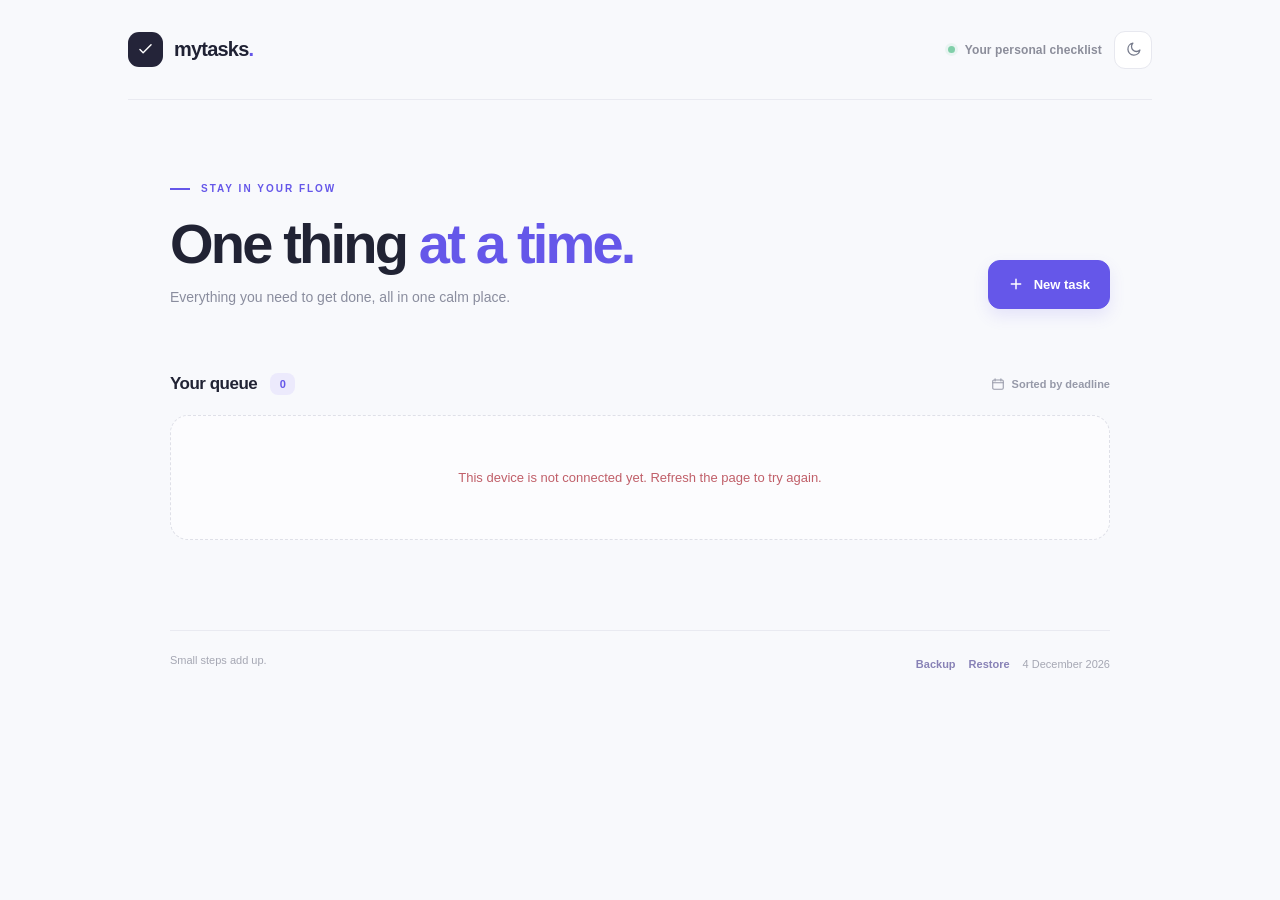
<file: index.html>
<!doctype html>
<html lang="en">
<head>
  <meta charset="utf-8">
  <meta name="viewport" content="width=device-width, initial-scale=1">
  <meta name="theme-color" content="#f8f9fc">

  <title>My Tasks — Task Checklist</title>

  <link
    rel="stylesheet"
    href="./static/style.css"
  >

  <script
    defer
    src="./static/app.js"
  ></script>
</head>

<body>

  <!-- SVG ICON LIBRARY -->
  <svg
    class="icon-library"
    xmlns="http://www.w3.org/2000/svg"
    aria-hidden="true"
  >

    <symbol
      id="i-plus"
      viewBox="0 0 24 24"
    >
      <path d="M12 5v14M5 12h14"/>
    </symbol>

    <symbol
      id="i-check"
      viewBox="0 0 24 24"
    >
      <path d="m5 12 4 4L19 6"/>
    </symbol>

    <symbol
      id="i-close"
      viewBox="0 0 24 24"
    >
      <path d="M18 6 6 18M6 6l12 12"/>
    </symbol>

    <symbol
      id="i-pencil"
      viewBox="0 0 24 24"
    >
      <path
        d="m15 5 4 4M4 20l4.5-1
        10.7-10.7a2.1 2.1 0 0 0-3-3
        L5.5 16 4 20Z"
      />
    </symbol>

    <symbol
      id="i-trash"
      viewBox="0 0 24 24"
    >
      <path
        d="M4 7h16M9 7V4h6v3
        M7 7l1 13h8l1-13
        M10 11v5M14 11v5"
      />
    </symbol>

    <symbol
      id="i-calendar"
      viewBox="0 0 24 24"
    >
      <rect
        x="3"
        y="5"
        width="18"
        height="16"
        rx="2"
      />
      <path d="M7 3v4m10-4v4M3 10h18"/>
    </symbol>

    <symbol
      id="i-spark"
      viewBox="0 0 24 24"
    >
      <path
        d="m12 2 1.8 6.2L20 10
        l-6.2 1.8L12 18
        l-1.8-6.2L4 10
        l6.2-1.8L12 2Z
        M19 17v5m-2.5-2.5h5"
      />
    </symbol>

    <symbol
      id="i-arrow"
      viewBox="0 0 24 24"
    >
      <path d="M5 12h14m-6-6 6 6-6 6"/>
    </symbol>

    <symbol
      id="i-sun"
      viewBox="0 0 24 24"
    >
      <circle
        cx="12"
        cy="12"
        r="4"
      />
      <path
        d="M12 2v2
        M12 20v2
        M4.93 4.93l1.41 1.41
        M17.66 17.66l1.41 1.41
        M2 12h2
        M20 12h2
        M4.93 19.07l1.41-1.41
        M17.66 6.34l1.41-1.41"
      />
    </symbol>

    <symbol
      id="i-moon"
      viewBox="0 0 24 24"
    >
      <path
        d="M21 12.8
        A8.5 8.5 0 1 1 11.2 3
        a6.7 6.7 0 0 0 9.8 9.8Z"
      />
    </symbol>

  </svg>


  <div class="page-shell">

    <!-- TOP BAR -->
    <header class="topbar">

      <a
        class="brand"
        href="./"
        aria-label="My Tasks home"
      >

        <span class="brand-mark">
          <svg class="icon">
            <use href="#i-check"></use>
          </svg>
        </span>

        <span>
          mytasks<span class="brand-dot">.</span>
        </span>

      </a>


      <div class="topbar-actions">

        <span class="topbar-right">
          <span class="status-dot"></span>
          Your personal checklist
        </span>


        <!-- DARK MODE BUTTON -->
        <button
          id="theme-toggle"
          class="theme-toggle"
          type="button"
          aria-label="Switch to dark mode"
          aria-pressed="false"
          title="Switch to dark mode"
        >

          <svg
            class="icon theme-icon theme-icon-moon"
          >
            <use href="#i-moon"></use>
          </svg>

          <svg
            class="icon theme-icon theme-icon-sun"
          >
            <use href="#i-sun"></use>
          </svg>

        </button>

      </div>

    </header>


    <main class="content">

      <!-- HERO -->
      <div class="intro">

        <div class="eyebrow">
          <span class="eyebrow-line"></span>
          STAY IN YOUR FLOW
        </div>


        <div class="hero-row">

          <div>

            <h1>
              One thing
              <span>at a time.</span>
            </h1>

            <p>
              Everything you need to get done,
              all in one calm place.
            </p>

          </div>


          <button
            class="primary-button add-desktop"
            id="open-add"
            type="button"
          >

            <svg class="icon">
              <use href="#i-plus"></use>
            </svg>

            New task

          </button>

        </div>

      </div>


      <!-- TASK LIST -->
      <section
        class="task-section"
        aria-labelledby="queue-title"
      >

        <div class="section-header">

          <div class="section-heading">

            <h2 id="queue-title">
              Your queue
            </h2>

            <span
              id="pending-count"
              class="count-pill"
              aria-live="polite"
            >
              0
            </span>

          </div>


          <span class="sort-label">

            <svg class="icon">
              <use href="#i-calendar"></use>
            </svg>

            Sorted by deadline

          </span>

        </div>


        <div
          id="task-list"
          class="task-list"
          aria-live="polite"
          aria-busy="true"
        >

          <div class="loading-state">
            Loading your tasks…
          </div>

        </div>

      </section>


      <!-- FOOTER -->
      <footer class="page-footer">

        <span>
          Small steps add up.
        </span>


        <div class="backup-tools">

          <button
            type="button"
            id="export-tasks"
            class="text-button"
            title="Download a backup of your pending tasks"
          >
            Backup
          </button>


          <button
            type="button"
            id="import-tasks"
            class="text-button"
            title="Restore from a backup file"
          >
            Restore
          </button>


          <input
            id="import-file"
            type="file"
            accept="application/json,.json"
            hidden
            aria-label="Choose a backup JSON file"
          >


          <span id="today-label"></span>

        </div>

      </footer>

    </main>


    <!-- MOBILE ADD BUTTON -->
    <button
      id="mobile-add"
      class="mobile-add primary-button"
      type="button"
    >

      <svg class="icon">
        <use href="#i-plus"></use>
      </svg>

      New task

    </button>

  </div>


  <!-- ADD / EDIT TASK DIALOG -->
  <dialog
    id="task-dialog"
    class="task-dialog"
    aria-labelledby="dialog-title"
  >

    <form
      id="task-form"
      class="dialog-content"
      autocomplete="off"
    >

      <div class="dialog-header">

        <div>

          <span class="eyebrow dialog-eyebrow">
            YOUR NEXT STEP
          </span>

          <h2 id="dialog-title">
            Create a task
          </h2>

        </div>


        <button
          id="close-dialog"
          class="icon-button"
          type="button"
          aria-label="Close"
        >

          <svg class="icon">
            <use href="#i-close"></use>
          </svg>

        </button>

      </div>


      <div class="form-grid">

        <!-- TASK NAME -->
        <label class="form-field full">

          <span>
            Task name
            <span class="required">*</span>
          </span>

          <input
            id="task-title"
            name="title"
            type="text"
            maxlength="140"
            required
            placeholder="e.g. Assignment 2"
          >

        </label>


        <!-- SUBJECT -->
        <label class="form-field full">

          <span>
            Subject
            <span class="required">*</span>
          </span>

          <select
            id="task-subject"
            name="subject_code"
            required
          >

            <option
              value=""
              disabled
              selected
            >
              Choose a subject
            </option>

            <option value="CCSB3133">
              Critical Infrastructure Security (CCSB3133)
            </option>

            <option value="CCSB4122">
              Information Security Management (CCSB4122)
            </option>

            <option value="CCSB5213">
              Malware Analysis (CCSB5213)
            </option>

            <option value="CCSB5223">
              Computer Forensics (CCSB5223)
            </option>

            <option value="CEG3433">
              Project 1 (CEG3433)
            </option>

            <option value="CSNB4133">
              Artificial Intelligence (CSNB4133)
            </option>

            <option value="CSNB4423">
              Parallel Computing (CSNB4423)
            </option>

            <option value="GENERAL">
              General / Personal
            </option>

          </select>

        </label>


        <!-- TYPE -->
        <label class="form-field">

          <span>
            Type
            <span class="required">*</span>
          </span>

          <select
            id="task-type"
            name="task_type"
            required
          >

            <option value="Assignment">
              Assignment
            </option>

            <option value="Quiz">
              Quiz
            </option>

            <option value="Midterm">
              Midterm
            </option>

            <option value="Final Exam">
              Final Exam
            </option>

            <option value="Project">
              Project
            </option>

            <option value="Other">
              Other
            </option>

          </select>

        </label>


        <!-- DUE DATE -->
        <label class="form-field">

          <span>
            Due date
            <span class="required">*</span>
          </span>

          <input
            id="task-date"
            name="due_date"
            type="date"
            required
          >

        </label>


        <!-- DUE TIME -->
        <label class="form-field full">

          <span>
            Due time

            <span class="optional">
              optional, defaults to 11:59 PM
            </span>
          </span>

          <input
            id="task-time"
            name="due_time"
            type="time"
          >

        </label>


        <!-- NOTES -->
        <label class="form-field full">

          <span>
            Notes
            <span class="optional">
              optional
            </span>
          </span>

          <textarea
            id="task-notes"
            name="notes"
            rows="3"
            maxlength="1500"
            placeholder="Anything you'd like to remember…"
          ></textarea>

        </label>

      </div>


      <div
        id="form-error"
        class="form-error"
        role="alert"
        hidden
      ></div>


      <div class="dialog-actions">

        <button
          id="cancel-dialog"
          class="secondary-button"
          type="button"
        >
          Cancel
        </button>


        <button
          id="save-task"
          class="primary-button"
          type="submit"
        >

          Save task

          <svg class="icon">
            <use href="#i-arrow"></use>
          </svg>

        </button>

      </div>

    </form>

  </dialog>


  <!-- TOAST -->
  <div
    id="toast"
    class="toast"
    role="status"
    aria-live="polite"
    hidden
  >

    <span id="toast-message"></span>


    <button
      id="toast-undo"
      type="button"
      hidden
    >
      Undo
    </button>


    <button
      id="toast-close"
      class="toast-close"
      type="button"
      aria-label="Dismiss"
    >

      <svg class="icon">
        <use href="#i-close"></use>
      </svg>

    </button>

  </div>

</body>
</html>
</file>
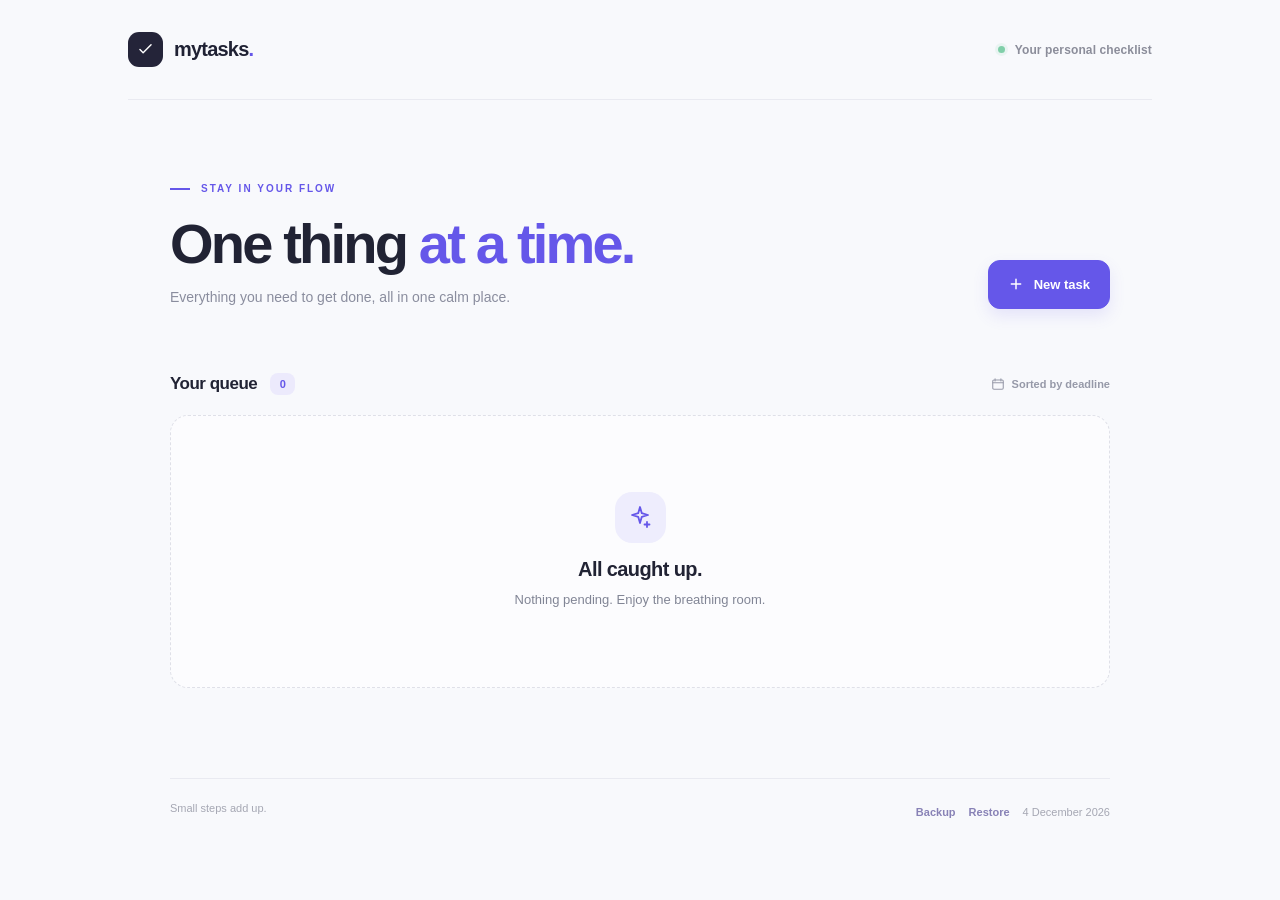
<file: Task_CheckList_GitHub_Pages/index.html>
<!doctype html>
<html lang="en">
<head>
  <meta charset="utf-8">
  <meta name="viewport" content="width=device-width, initial-scale=1">
  <meta name="theme-color" content="#f8f9fc">
  <title>My Tasks — Task Checklist</title>
  <link rel="stylesheet" href="./static/style.css">
  <script defer src="./static/app.js"></script>
</head>
<body>
  <svg class="icon-library" xmlns="http://www.w3.org/2000/svg" aria-hidden="true">
    <symbol id="i-plus" viewBox="0 0 24 24"><path d="M12 5v14M5 12h14"/></symbol>
    <symbol id="i-check" viewBox="0 0 24 24"><path d="m5 12 4 4L19 6"/></symbol>
    <symbol id="i-close" viewBox="0 0 24 24"><path d="M18 6 6 18M6 6l12 12"/></symbol>
    <symbol id="i-pencil" viewBox="0 0 24 24"><path d="m15 5 4 4M4 20l4.5-1 10.7-10.7a2.1 2.1 0 0 0-3-3L5.5 16 4 20Z"/></symbol>
    <symbol id="i-trash" viewBox="0 0 24 24"><path d="M4 7h16M9 7V4h6v3M7 7l1 13h8l1-13M10 11v5M14 11v5"/></symbol>
    <symbol id="i-calendar" viewBox="0 0 24 24"><rect x="3" y="5" width="18" height="16" rx="2"/><path d="M7 3v4m10-4v4M3 10h18"/></symbol>
    <symbol id="i-spark" viewBox="0 0 24 24"><path d="m12 2 1.8 6.2L20 10l-6.2 1.8L12 18l-1.8-6.2L4 10l6.2-1.8L12 2ZM19 17v5m-2.5-2.5h5"/></symbol>
    <symbol id="i-arrow" viewBox="0 0 24 24"><path d="M5 12h14m-6-6 6 6-6 6"/></symbol>
  </svg>

  <div class="page-shell">
    <header class="topbar">
      <a class="brand" href="./" aria-label="My Tasks home">
        <span class="brand-mark"><svg class="icon"><use href="#i-check"></use></svg></span>
        <span>mytasks<span class="brand-dot">.</span></span>
      </a>
      <span class="topbar-right"><span class="status-dot"></span> Your personal checklist</span>
    </header>

    <main class="content">
      <div class="intro"><div class="eyebrow"><span class="eyebrow-line"></span> STAY IN YOUR FLOW</div>
        <div class="hero-row">
          <div><h1>One thing <span>at a time.</span></h1><p>Everything you need to get done, all in one calm place.</p></div>
          <button class="primary-button add-desktop" id="open-add" type="button"><svg class="icon"><use href="#i-plus"></use></svg> New task</button>
        </div>
      </div>

      <section class="task-section" aria-labelledby="queue-title">
        <div class="section-header">
          <div class="section-heading"><h2 id="queue-title">Your queue</h2><span id="pending-count" class="count-pill" aria-live="polite">0</span></div>
          <span class="sort-label"><svg class="icon"><use href="#i-calendar"></use></svg> Sorted by deadline</span>
        </div>
        <div id="task-list" class="task-list" aria-live="polite" aria-busy="true">
          <div class="loading-state">Loading your tasks…</div>
        </div>
      </section>

      <footer class="page-footer"><span>Small steps add up.</span><div class="backup-tools"><button type="button" id="export-tasks" class="text-button" title="Download a backup of your pending tasks">Backup</button><button type="button" id="import-tasks" class="text-button" title="Restore from a backup file">Restore</button><input id="import-file" type="file" accept="application/json,.json" hidden aria-label="Choose a backup JSON file"><span id="today-label"></span></div></footer>
    </main>
    <button id="mobile-add" class="mobile-add primary-button" type="button"><svg class="icon"><use href="#i-plus"></use></svg> New task</button>
  </div>

  <dialog id="task-dialog" class="task-dialog" aria-labelledby="dialog-title">
    <form id="task-form" class="dialog-content" autocomplete="off">
      <div class="dialog-header"><div><span class="eyebrow dialog-eyebrow">YOUR NEXT STEP</span><h2 id="dialog-title">Create a task</h2></div><button id="close-dialog" class="icon-button" type="button" aria-label="Close"><svg class="icon"><use href="#i-close"></use></svg></button></div>
      <div class="form-grid">
        <label class="form-field full"><span>Task name <span class="required">*</span></span><input id="task-title" name="title" type="text" maxlength="140" required placeholder="e.g. Assignment 2"></label>
        <label class="form-field full"><span>Subject <span class="required">*</span></span><select id="task-subject" name="subject_code" required><option value="" disabled selected>Choose a subject</option><option value="CCSB3133">Critical Infrastructure Security (CCSB3133)</option>
          <option value="CCSB4122">Information Security Management (CCSB4122)</option>
          <option value="CCSB5213">Malware Analysis (CCSB5213)</option>
          <option value="CCSB5223">Computer Forensics (CCSB5223)</option>
          <option value="CEG3433">Project 1 (CEG3433)</option>
          <option value="CSNB4133">Artificial Intelligence (CSNB4133)</option>
          <option value="CSNB4423">Parallel Computing (CSNB4423)</option>
          <option value="GENERAL">General / Personal</option></select></label>
        <label class="form-field"><span>Type <span class="required">*</span></span><select id="task-type" name="task_type" required><option value="Assignment">Assignment</option>
          <option value="Quiz">Quiz</option>
          <option value="Midterm">Midterm</option>
          <option value="Final Exam">Final Exam</option>
          <option value="Project">Project</option>
          <option value="Other">Other</option></select></label>
        <label class="form-field"><span>Due date <span class="required">*</span></span><input id="task-date" name="due_date" type="date" required></label>
        <label class="form-field full"><span>Due time <span class="optional">optional, defaults to 11:59 PM</span></span><input id="task-time" name="due_time" type="time"></label>
        <label class="form-field full"><span>Notes <span class="optional">optional</span></span><textarea id="task-notes" name="notes" rows="3" maxlength="1500" placeholder="Anything you'd like to remember…"></textarea></label>
      </div>
      <div id="form-error" class="form-error" role="alert" hidden></div>
      <div class="dialog-actions"><button id="cancel-dialog" class="secondary-button" type="button">Cancel</button><button id="save-task" class="primary-button" type="submit">Save task <svg class="icon"><use href="#i-arrow"></use></svg></button></div>
    </form>
  </dialog>
  <div id="toast" class="toast" role="status" aria-live="polite" hidden><span id="toast-message"></span><button id="toast-undo" type="button" hidden>Undo</button><button id="toast-close" class="toast-close" type="button" aria-label="Dismiss"><svg class="icon"><use href="#i-close"></use></svg></button></div>
</body>
</html>
</file>
<file: static/style.css>
:root {
  color-scheme: light;

  --canvas: #f8f9fc;
  --ink: #212334;
  --muted: #818595;
  --line: #e9eaf1;

  --accent: #6557e9;
  --accent-hover: #5244d1;

  --surface: #ffffff;

  --shadow:
    0 13px 40px
    rgba(32, 33, 67, .055);
}


/* =====================================================
   BASIC
   ===================================================== */

* {
  box-sizing: border-box;
}

html {
  min-height: 100%;
  color-scheme: light;
}

body {
  margin: 0;
  min-height: 100vh;

  background:
    var(--canvas);

  color:
    var(--ink);

  font-family:
    Inter,
    ui-sans-serif,
    -apple-system,
    BlinkMacSystemFont,
    "Segoe UI",
    sans-serif;

  -webkit-font-smoothing:
    antialiased;

  transition:
    background-color .18s ease,
    color .18s ease;
}


button,
input,
select,
textarea {
  font: inherit;
}


button {
  cursor: pointer;
}


button:disabled {
  cursor: wait;
  opacity: .58;
}


button:focus-visible,
input:focus-visible,
select:focus-visible,
textarea:focus-visible,
a:focus-visible {
  outline:
    3px solid
    rgba(101, 87, 233, .3);

  outline-offset:
    3px;
}


/* =====================================================
   ICONS
   ===================================================== */

.icon-library {
  position: absolute;

  width: 0;
  height: 0;

  overflow: hidden;
}


.icon {
  width: 19px;
  height: 19px;

  fill: none;

  stroke:
    currentColor;

  stroke-linecap:
    round;

  stroke-linejoin:
    round;

  stroke-width:
    1.8;

  flex-shrink: 0;
}


/* =====================================================
   LAYOUT
   ===================================================== */

.page-shell {
  max-width: 1120px;

  margin:
    0 auto;

  padding:
    0 48px;
}


.content {
  max-width: 940px;

  margin:
    auto;
}


/* =====================================================
   TOP BAR
   ===================================================== */

.topbar {
  height: 100px;

  display: flex;

  align-items:
    center;

  justify-content:
    space-between;

  border-bottom:
    1px solid
    var(--line);

  transition:
    border-color .18s ease;
}


.brand {
  display:
    inline-flex;

  align-items:
    center;

  gap: 11px;

  color:
    #202234;

  font-size:
    20px;

  font-weight:
    780;

  letter-spacing:
    -.8px;

  text-decoration:
    none;
}


.brand-mark {
  width: 35px;
  height: 35px;

  border-radius:
    11px;

  background:
    #242439;

  display:
    grid;

  place-items:
    center;

  color:
    white;
}


.brand-mark .icon {
  width:
    19px;
}


.brand-dot {
  color:
    var(--accent);
}


.topbar-actions {
  display:
    flex;

  align-items:
    center;

  gap:
    12px;
}


.topbar-right {
  display:
    flex;

  align-items:
    center;

  gap:
    10px;

  color:
    #8b8d9a;

  font-size:
    12px;

  font-weight:
    600;

  letter-spacing:
    .01em;
}


.status-dot {
  height: 7px;
  width: 7px;

  background:
    #80cfa9;

  border-radius:
    50%;

  box-shadow:
    0 0 0 3px
    rgba(128, 207, 169, .13);
}


/* =====================================================
   DARK MODE BUTTON
   ===================================================== */

.theme-toggle {
  width: 38px;
  height: 38px;

  border:
    1px solid
    #e7e8ef;

  border-radius:
    11px;

  background:
    #ffffff;

  color:
    #74798a;

  padding:
    0;

  display:
    grid;

  place-items:
    center;

  transition:
    background-color .18s ease,
    color .18s ease,
    border-color .18s ease;
}


.theme-toggle:hover {
  color:
    var(--accent);

  border-color:
    #d8d4fb;

  background:
    #f4f3fe;
}


.theme-toggle .icon {
  width:
    17px;

  height:
    17px;

  grid-area:
    1 / 1;
}


.theme-icon-sun {
  display:
    none;
}


html[data-theme="dark"]
.theme-icon-moon {
  display:
    none;
}


html[data-theme="dark"]
.theme-icon-sun {
  display:
    block;
}


/* =====================================================
   HERO
   ===================================================== */

.intro {
  padding:
    83px 0 64px;
}


.eyebrow {
  display:
    flex;

  align-items:
    center;

  gap:
    11px;

  font-size:
    10px;

  font-weight:
    800;

  letter-spacing:
    2px;

  color:
    var(--accent);
}


.eyebrow-line {
  width:
    20px;

  height:
    2px;

  background:
    var(--accent);
}


.hero-row {
  display:
    flex;

  gap:
    20px;

  align-items:
    end;

  justify-content:
    space-between;
}


.hero-row h1 {
  margin:
    20px 0 13px;

  font-size:
    clamp(
      37px,
      5vw,
      56px
    );

  font-weight:
    780;

  letter-spacing:
    -2.8px;

  line-height:
    1.06;
}


.hero-row h1 span {
  color:
    var(--accent);
}


.hero-row p {
  font-size:
    14px;

  color:
    #8a8d9e;

  line-height:
    1.6;

  margin:
    0;
}


/* =====================================================
   BUTTON
   ===================================================== */

.primary-button {
  background:
    var(--accent);

  border:
    1px solid
    var(--accent);

  border-radius:
    12px;

  color:
    white;

  font-size:
    13px;

  font-weight:
    700;

  display:
    inline-flex;

  align-items:
    center;

  justify-content:
    center;

  gap:
    10px;

  padding:
    15px 19px;

  min-height:
    49px;

  white-space:
    nowrap;

  transition:
    background .16s,
    transform .16s,
    box-shadow .16s;

  box-shadow:
    0 7px 16px
    rgba(101, 87, 233, .13);
}


.primary-button:hover {
  background:
    var(--accent-hover);

  transform:
    translateY(-1px);

  box-shadow:
    0 10px 20px
    rgba(101, 87, 233, .19);
}


.primary-button .icon {
  width:
    16px;

  height:
    16px;

  stroke-width:
    2.2;
}


/* =====================================================
   TASK SECTION
   ===================================================== */

.task-section {
  margin-bottom:
    90px;
}


.section-header {
  display:
    flex;

  align-items:
    center;

  justify-content:
    space-between;

  margin-bottom:
    20px;
}


.section-heading {
  display:
    flex;

  align-items:
    center;

  gap:
    13px;
}


.section-heading h2 {
  font-size:
    17px;

  letter-spacing:
    -.5px;

  margin:
    0;

  font-weight:
    760;
}


.count-pill {
  background:
    #eceafc;

  color:
    var(--accent);

  border-radius:
    8px;

  font-size:
    11px;

  font-weight:
    800;

  min-width:
    25px;

  text-align:
    center;

  padding:
    5px 8px;
}


.sort-label {
  display:
    flex;

  gap:
    7px;

  align-items:
    center;

  color:
    #9699a8;

  font-size:
    11px;

  font-weight:
    600;
}


.sort-label .icon {
  height:
    14px;

  width:
    14px;
}


/* =====================================================
   TASK CARD
   ===================================================== */

.task-list {
  display:
    grid;

  gap:
    11px;
}


.task-card {
  position:
    relative;

  background:
    var(--surface);

  border:
    1px solid
    #ececf3;

  border-radius:
    17px;

  min-height:
    100px;

  display:
    flex;

  align-items:
    center;

  padding:
    19px 22px;

  gap:
    19px;

  box-shadow:
    var(--shadow);

  transition:
    transform .18s,
    border-color .18s,
    opacity .2s,
    background-color .18s ease,
    color .18s ease,
    box-shadow .18s ease;

  overflow:
    hidden;
}


.task-card:hover {
  border-color:
    #dcd9fb;

  transform:
    translateY(-1px);
}


.task-check {
  width:
    25px;

  height:
    25px;

  flex:
    0 0 25px;

  padding:
    0;

  border:
    1.7px solid
    #cbd0dd;

  background:
    #ffffff;

  border-radius:
    50%;

  display:
    grid;

  place-items:
    center;

  color:
    #ffffff;

  transition:
    background .18s,
    border-color .18s,
    transform .18s;
}


.task-check:hover {
  border-color:
    var(--accent);

  transform:
    scale(1.06);
}


.task-check .icon {
  height:
    15px;

  width:
    15px;

  opacity:
    0;
}


.task-check.is-checked {
  background:
    var(--accent);

  border-color:
    var(--accent);
}


.task-check.is-checked .icon {
  opacity:
    1;
}


.task-main {
  min-width:
    0;

  flex:
    1;
}


.task-title {
  font-weight:
    740;

  font-size:
    14px;

  letter-spacing:
    -.13px;

  overflow-wrap:
    anywhere;

  margin:
    0 0 9px;
}


.task-meta {
  color:
    #989baa;

  display:
    flex;

  align-items:
    center;

  gap:
    9px;

  font-size:
    11px;

  flex-wrap:
    wrap;
}


.task-type {
  color:
    #7770b1;

  background:
    #f3f1fe;

  font-size:
    10px;

  letter-spacing:
    .01em;

  font-weight:
    700;

  padding:
    4px 8px;

  border-radius:
    6px;
}


.meta-separator {
  width:
    3px;

  height:
    3px;

  border-radius:
    50%;

  background:
    #c6c8d3;
}


.subject-name {
  overflow-wrap:
    anywhere;
}


.task-notes {
  margin:
    10px 0 0;

  color:
    #9799a8;

  font-size:
    11px;

  line-height:
    1.5;

  white-space:
    pre-wrap;

  overflow-wrap:
    anywhere;
}


/* =====================================================
   RIGHT SIDE / COUNTDOWN
   ===================================================== */

.card-right {
  display:
    flex;

  align-items:
    center;

  gap:
    13px;

  margin-left:
    10px;
}


.due-stack {
  display:
    flex;

  flex-direction:
    column;

  align-items:
    flex-end;

  gap:
    5px;
}


.due-pill {
  border-radius:
    8px;

  background:
    #f6f7fa;

  border:
    1px solid
    #f0f1f5;

  padding:
    8px 11px;

  font-size:
    11px;

  font-weight:
    750;

  color:
    #777d8d;

  white-space:
    nowrap;
}


.due-pill.soon {
  background:
    #fff6e7;

  color:
    #b77d24;

  border-color:
    #ffedd0;
}


.due-pill.overdue {
  background:
    #fff0f0;

  color:
    #d35d5d;

  border-color:
    #ffe5e4;
}


.countdown {
  color:
    #9a9dac;

  font-size:
    10px;

  line-height:
    1;

  font-weight:
    650;

  white-space:
    nowrap;
}


.countdown.soon {
  color:
    #b77d24;
}


.countdown.urgent,
.countdown.overdue {
  color:
    #cf5c64;

  font-weight:
    750;
}


/* =====================================================
   ACTION BUTTONS
   ===================================================== */

.card-actions {
  display:
    flex;

  align-items:
    center;

  gap:
    2px;
}


.icon-button {
  width:
    30px;

  height:
    30px;

  display:
    grid;

  place-items:
    center;

  border:
    0;

  background:
    transparent;

  color:
    #a6a9b5;

  border-radius:
    8px;

  padding:
    0;
}


.icon-button:hover {
  background:
    #f2f1fd;

  color:
    var(--accent);
}


.icon-button.danger:hover {
  background:
    #fff0f1;

  color:
    #c95469;
}


.icon-button .icon {
  width:
    16px;

  height:
    16px;
}


/* =====================================================
   EMPTY / LOADING
   ===================================================== */

.loading-state,
.error-state,
.empty-state {
  border:
    1px dashed
    #dfe0e8;

  border-radius:
    18px;

  text-align:
    center;

  padding:
    54px 24px;

  color:
    var(--muted);

  font-size:
    13px;

  background:
    rgba(
      255,
      255,
      255,
      .5
    );
}


.error-state {
  color:
    #c05f69;
}


.empty-state {
  padding:
    76px 24px;
}


.empty-icon {
  width:
    51px;

  height:
    51px;

  border-radius:
    17px;

  background:
    #eeedfd;

  color:
    var(--accent);

  display:
    grid;

  place-items:
    center;

  margin:
    0 auto 15px;
}


.empty-icon .icon {
  width:
    24px;

  height:
    24px;
}


.empty-state h3 {
  font-size:
    20px;

  font-weight:
    760;

  letter-spacing:
    -.6px;

  color:
    var(--ink);

  margin:
    0 0 9px;
}


.empty-state p {
  margin:
    0;

  line-height:
    1.6;
}


/* =====================================================
   FOOTER
   ===================================================== */

.page-footer {
  padding:
    23px 0 45px;

  border-top:
    1px solid
    var(--line);

  color:
    #a5a7b3;

  font-size:
    11px;

  display:
    flex;

  justify-content:
    space-between;
}


.backup-tools {
  display:
    flex;

  align-items:
    center;

  gap:
    13px;

  flex-wrap:
    wrap;

  justify-content:
    flex-end;
}


.text-button {
  border:
    0;

  padding:
    4px 0;

  background:
    transparent;

  color:
    #8882b6;

  font-size:
    11px;

  font-weight:
    650;
}


.text-button:hover {
  text-decoration:
    underline;

  color:
    var(--accent);
}


.mobile-add {
  display:
    none;
}


/* =====================================================
   DIALOG
   ===================================================== */

.task-dialog {
  padding:
    0;

  border:
    1px solid
    #ebeaf1;

  border-radius:
    22px;

  width:
    min(
      520px,
      calc(100% - 28px)
    );

  max-height:
    min(
      92vh,
      900px
    );

  overflow-y:
    auto;

  box-shadow:
    0 30px 100px
    rgba(25, 25, 53, .22);

  color:
    var(--ink);

  background:
    #ffffff;
}


.task-dialog::backdrop {
  background:
    rgba(
      23,
      24,
      43,
      .45
    );

  backdrop-filter:
    blur(4px);
}


.dialog-content {
  padding:
    31px;
}


.dialog-header {
  display:
    flex;

  justify-content:
    space-between;

  align-items:
    start;

  gap:
    12px;

  margin-bottom:
    24px;
}


.dialog-eyebrow {
  letter-spacing:
    1.5px;
}


.dialog-header h2 {
  font-size:
    26px;

  letter-spacing:
    -1.1px;

  margin:
    8px 0 0;
}


/* =====================================================
   FORM
   ===================================================== */

.form-grid {
  display:
    grid;

  grid-template-columns:
    1fr 1fr;

  gap:
    16px;
}


.form-field {
  display:
    flex;

  flex-direction:
    column;

  gap:
    8px;

  min-width:
    0;
}


.form-field.full {
  grid-column:
    1 / -1;
}


.form-field > span {
  font-size:
    11px;

  color:
    #51566b;

  font-weight:
    700;
}


.required {
  color:
    var(--accent);
}


.optional {
  font-size:
    10px;

  color:
    #aaadba;

  font-weight:
    500;
}


.form-field input,
.form-field select,
.form-field textarea {
  width:
    100%;

  background:
    #fafafe;

  border:
    1px solid
    #e6e7ef;

  border-radius:
    10px;

  padding:
    12px 13px;

  min-height:
    44px;

  color:
    #35384c;

  font-size:
    12px;

  outline:
    none;

  transition:
    border-color .15s,
    box-shadow .15s,
    background-color .18s,
    color .18s;
}


.form-field textarea {
  resize:
    vertical;

  min-height:
    73px;
}


.form-field input:focus,
.form-field select:focus,
.form-field textarea:focus {
  border-color:
    #a29bf3;

  box-shadow:
    0 0 0 3px
    rgba(101, 87, 233, .11);
}


.form-field input::placeholder,
.form-field textarea::placeholder {
  color:
    #afb2c1;
}


.form-error {
  color:
    #bc475e;

  font-size:
    11px;

  margin-top:
    12px;
}


.dialog-actions {
  display:
    flex;

  justify-content:
    end;

  gap:
    10px;

  margin-top:
    24px;
}


.dialog-actions
.primary-button {
  min-height:
    44px;

  padding:
    11px 16px;
}


.secondary-button {
  border:
    1px solid
    #e8e8ef;

  color:
    #646879;

  background:
    #ffffff;

  padding:
    11px 18px;

  border-radius:
    10px;

  font-size:
    12px;

  font-weight:
    700;

  min-height:
    44px;
}


.secondary-button:hover {
  background:
    #f7f7fa;
}


/* =====================================================
   TOAST
   ===================================================== */

.toast {
  position:
    fixed;

  right:
    26px;

  bottom:
    26px;

  background:
    #26263b;

  color:
    #ffffff;

  border-radius:
    12px;

  box-shadow:
    0 14px 36px
    rgba(25, 25, 45, .23);

  display:
    flex;

  align-items:
    center;

  gap:
    13px;

  padding:
    12px 13px
    12px 17px;

  font-size:
    12px;

  z-index:
    20;

  max-width:
    calc(
      100% - 32px
    );
}


.toast[hidden],
.form-error[hidden] {
  display:
    none;
}


.toast button {
  border:
    0;

  background:
    transparent;

  color:
    #bcb2ff;

  font-size:
    12px;

  font-weight:
    750;
}


.toast-close {
  height:
    25px;

  width:
    25px;

  display:
    grid;

  place-items:
    center;
}


.toast-close .icon {
  width:
    14px;

  height:
    14px;

  color:
    #b2b4c6;
}


/* =====================================================
   DARK MODE
   ===================================================== */

html[data-theme="dark"] {
  color-scheme:
    dark;

  --canvas:
    #11131a;

  --ink:
    #f3f4f8;

  --muted:
    #9aa0b2;

  --line:
    #282c38;

  --accent:
    #796cff;

  --accent-hover:
    #8b80ff;

  --surface:
    #191c25;

  --shadow:
    0 14px 40px
    rgba(0, 0, 0, .22);
}


html[data-theme="dark"]
body {
  background:
    var(--canvas);

  color:
    var(--ink);
}


html[data-theme="dark"]
.brand {
  color:
    #f3f4f8;
}


html[data-theme="dark"]
.brand-mark {
  background:
    #6c5ef4;
}


html[data-theme="dark"]
.topbar {
  border-color:
    var(--line);
}


html[data-theme="dark"]
.topbar-right,

html[data-theme="dark"]
.hero-row p,

html[data-theme="dark"]
.sort-label,

html[data-theme="dark"]
.task-meta,

html[data-theme="dark"]
.task-notes,

html[data-theme="dark"]
.page-footer {
  color:
    #969daf;
}


html[data-theme="dark"]
.theme-toggle {
  background:
    #1a1d27;

  border-color:
    #303543;

  color:
    #c6cada;
}


html[data-theme="dark"]
.theme-toggle:hover {
  background:
    #232637;

  border-color:
    #514b86;

  color:
    #9d94ff;
}


html[data-theme="dark"]
.count-pill {
  background:
    #282443;

  color:
    #a49cff;
}


html[data-theme="dark"]
.task-card {
  background:
    var(--surface);

  border-color:
    #282c38;

  box-shadow:
    var(--shadow);
}


html[data-theme="dark"]
.task-card:hover {
  border-color:
    #4b456f;
}


html[data-theme="dark"]
.task-check {
  background:
    #181b24;

  border-color:
    #4b5162;
}


html[data-theme="dark"]
.task-check:hover {
  border-color:
    var(--accent);
}


html[data-theme="dark"]
.task-check.is-checked {
  background:
    var(--accent);

  border-color:
    var(--accent);
}


html[data-theme="dark"]
.task-type {
  color:
    #b5aeff;

  background:
    #292544;
}


html[data-theme="dark"]
.meta-separator {
  background:
    #565c6d;
}


html[data-theme="dark"]
.due-pill {
  background:
    #20232d;

  border-color:
    #2b303c;

  color:
    #b7bdca;
}


html[data-theme="dark"]
.due-pill.soon {
  background:
    #352b19;

  border-color:
    #554325;

  color:
    #e5b867;
}


html[data-theme="dark"]
.due-pill.overdue {
  background:
    #371f24;

  border-color:
    #563037;

  color:
    #ef9097;
}


html[data-theme="dark"]
.countdown {
  color:
    #8f96a8;
}


html[data-theme="dark"]
.countdown.soon {
  color:
    #e5b867;
}


html[data-theme="dark"]
.countdown.urgent,

html[data-theme="dark"]
.countdown.overdue {
  color:
    #ef818b;
}


html[data-theme="dark"]
.icon-button {
  color:
    #8f96a8;
}


html[data-theme="dark"]
.icon-button:hover {
  background:
    #282443;

  color:
    #a79fff;
}


html[data-theme="dark"]
.icon-button.danger:hover {
  background:
    #3a2229;

  color:
    #ef8997;
}


html[data-theme="dark"]
.loading-state,

html[data-theme="dark"]
.error-state,

html[data-theme="dark"]
.empty-state {
  background:
    rgba(
      25,
      28,
      37,
      .78
    );

  border-color:
    #343947;
}


html[data-theme="dark"]
.empty-icon {
  background:
    #292544;

  color:
    #a79fff;
}


html[data-theme="dark"]
.empty-state h3 {
  color:
    var(--ink);
}


html[data-theme="dark"]
.page-footer {
  border-color:
    var(--line);
}


html[data-theme="dark"]
.text-button {
  color:
    #aaa3dd;
}


html[data-theme="dark"]
.task-dialog {
  background:
    #181b24;

  border-color:
    #303543;

  color:
    var(--ink);
}


html[data-theme="dark"]
.task-dialog::backdrop {
  background:
    rgba(
      2,
      4,
      10,
      .7
    );
}


html[data-theme="dark"]
.form-field > span {
  color:
    #c7cad5;
}


html[data-theme="dark"]
.optional {
  color:
    #858b9b;
}


html[data-theme="dark"]
.form-field input,

html[data-theme="dark"]
.form-field select,

html[data-theme="dark"]
.form-field textarea {
  background:
    #20232d;

  border-color:
    #303543;

  color:
    #eef0f5;
}


html[data-theme="dark"]
.form-field input:focus,

html[data-theme="dark"]
.form-field select:focus,

html[data-theme="dark"]
.form-field textarea:focus {
  border-color:
    #8177f3;

  box-shadow:
    0 0 0 3px
    rgba(121, 108, 255, .16);
}


html[data-theme="dark"]
.form-field input::placeholder,

html[data-theme="dark"]
.form-field textarea::placeholder {
  color:
    #73798a;
}


html[data-theme="dark"]
.form-field select option {
  background:
    #20232d;

  color:
    #eef0f5;
}


html[data-theme="dark"]
.secondary-button {
  background:
    #20232d;

  border-color:
    #303543;

  color:
    #c8ccd8;
}


html[data-theme="dark"]
.secondary-button:hover {
  background:
    #292d39;
}


html[data-theme="dark"]
.toast {
  background:
    #272a36;

  color:
    #f6f7fb;

  box-shadow:
    0 16px 42px
    rgba(0, 0, 0, .4);
}


/* =====================================================
   MOBILE
   ===================================================== */

@media (
  max-width: 740px
) {

  .page-shell {
    padding:
      0 22px;
  }


  .topbar {
    height:
      76px;
  }


  .topbar-actions {
    gap:
      8px;
  }


  .topbar-right {
    display:
      none;
  }


  .theme-toggle {
    width:
      34px;

    height:
      34px;

    border-radius:
      10px;
  }


  .intro {
    padding:
      58px 0 44px;
  }


  .hero-row h1 {
    font-size:
      42px;

    letter-spacing:
      -2px;

    margin-top:
      18px;
  }


  .hero-row p {
    font-size:
      12px;

    max-width:
      290px;
  }


  .add-desktop {
    display:
      none;
  }


  .mobile-add {
    display:
      flex;

    position:
      fixed;

    bottom:
      20px;

    right:
      20px;

    z-index:
      5;

    border-radius:
      15px;

    box-shadow:
      0 9px 25px
      rgba(101, 87, 233, .25);
  }


  .task-section {
    margin-bottom:
      80px;
  }


  .task-card {
    padding:
      16px;

    gap:
      12px;

    align-items:
      flex-start;
  }


  .task-check {
    margin-top:
      2px;
  }


  .card-right {
    flex-direction:
      column;

    gap:
      9px;

    align-items:
      flex-end;

    margin-left:
      0;
  }


  .due-stack {
    gap:
      4px;
  }


  .due-pill {
    font-size:
      10px;

    padding:
      6px 8px;
  }


  .countdown {
    font-size:
      9px;
  }


  .card-actions {
    gap:
      0;
  }


  .task-title {
    font-size:
      13px;

    margin:
      3px 0 9px;
  }


  .task-meta {
    gap:
      6px;

    font-size:
      10px;
  }


  .task-notes {
    font-size:
      10px;
  }


  .section-header {
    margin-bottom:
      16px;
  }


  .sort-label {
    font-size:
      10px;
  }


  .page-footer {
    padding-bottom:
      110px;

    gap:
      10px;
  }


  .backup-tools {
    gap:
      12px;
  }


  .page-footer
  span:last-child {
    display:
      none;
  }


  /* MOBILE DIALOG */

  .task-dialog {
    box-sizing:
      border-box;

    width:
      calc(
        100vw - 24px
      );

    max-width:
      calc(
        100vw - 24px
      );

    max-height:
      calc(
        100vh - 24px
      );

    max-height:
      calc(
        100dvh - 24px
      );

    margin:
      auto;

    overflow-x:
      hidden;

    overflow-y:
      auto;

    -webkit-overflow-scrolling:
      touch;
  }


  .dialog-content {
    min-width:
      0;

    padding:
      22px 18px;
  }


  .dialog-header {
    margin-bottom:
      20px;
  }


  .dialog-header h2 {
    font-size:
      24px;

    letter-spacing:
      -.75px;
  }


  .form-grid {
    grid-template-columns:
      minmax(
        0,
        1fr
      );

    gap:
      15px;
  }


  .form-field.full {
    grid-column:
      auto;
  }


  .form-field {
    width:
      100%;

    min-width:
      0;
  }


  .form-field > span {
    font-size:
      13px;
  }


  .form-field
  .optional {
    font-size:
      11px;
  }


  .form-field input,
  .form-field select,
  .form-field textarea {
    box-sizing:
      border-box;

    display:
      block;

    width:
      100%;

    max-width:
      100%;

    min-width:
      0;

    min-height:
      46px;

    /* Prevent Safari auto zoom */
    font-size:
      16px;
  }


  .form-field textarea {
    min-height:
      85px;
  }


  .dialog-actions {
    gap:
      9px;
  }


  .dialog-actions > button {
    min-width:
      0;

    flex:
      1 1 0;
  }
}


/* SMALL PHONE */

@media (
  max-width: 390px
) {

  .page-shell {
    padding:
      0 16px;
  }


  .hero-row h1 {
    font-size:
      37px;
  }


  .task-card {
    gap:
      10px;

    padding:
      14px 11px;
  }


  .card-right {
    gap:
      5px;
  }


  .card-actions
  .icon-button {
    width:
      27px;

    height:
      27px;
  }


  .due-pill {
    font-size:
      9px;

    padding:
      6px;
  }


  .sort-label {
    font-size:
      9px;
  }
}


/* =====================================================
   REDUCED MOTION
   ===================================================== */

@media (
  prefers-reduced-motion:
  reduce
) {

  *,
  *::before,
  *::after {

    scroll-behavior:
      auto !important;

    transition:
      none !important;

    animation:
      none !important;
  }
}
</file>
<file: Task_CheckList_GitHub_Pages/static/style.css>
:root{color-scheme:light;--canvas:#f8f9fc;--ink:#212334;--muted:#818595;--line:#e9eaf1;--accent:#6557e9;--accent-hover:#5244d1;--surface:#fff;--shadow:0 13px 40px rgba(32,33,67,.055)}
*{box-sizing:border-box}html{min-height:100%}body{margin:0;min-height:100vh;background:var(--canvas);color:var(--ink);font-family:Inter,ui-sans-serif,-apple-system,BlinkMacSystemFont,"Segoe UI",sans-serif;-webkit-font-smoothing:antialiased}button,input,select,textarea{font:inherit}button{cursor:pointer}button:disabled{cursor:wait;opacity:.58}button:focus-visible,input:focus-visible,select:focus-visible,textarea:focus-visible,a:focus-visible{outline:3px solid rgba(101,87,233,.3);outline-offset:3px}.icon-library{position:absolute;width:0;height:0;overflow:hidden}.icon{width:19px;height:19px;fill:none;stroke:currentColor;stroke-linecap:round;stroke-linejoin:round;stroke-width:1.8;flex-shrink:0}.page-shell{max-width:1120px;margin:0 auto;padding:0 48px}.topbar{height:100px;display:flex;align-items:center;justify-content:space-between;border-bottom:1px solid var(--line)}.brand{display:inline-flex;align-items:center;gap:11px;color:#202234;font-size:20px;font-weight:780;letter-spacing:-.8px;text-decoration:none}.brand-mark{width:35px;height:35px;border-radius:11px;background:#242439;display:grid;place-items:center;color:white}.brand-mark .icon{width:19px}.brand-dot{color:var(--accent)}.topbar-right{display:flex;align-items:center;gap:10px;color:#8b8d9a;font-size:12px;font-weight:600;letter-spacing:.01em}.status-dot{height:7px;width:7px;background:#80cfa9;border-radius:50%;box-shadow:0 0 0 3px rgba(128,207,169,.13)}.content{max-width:940px;margin:auto}.intro{padding:83px 0 64px}.eyebrow{display:flex;align-items:center;gap:11px;font-size:10px;font-weight:800;letter-spacing:2px;color:var(--accent)}.eyebrow-line{width:20px;height:2px;background:var(--accent)}.hero-row{display:flex;gap:20px;align-items:end;justify-content:space-between}.hero-row h1{margin:20px 0 13px;font-size:clamp(37px,5vw,56px);font-weight:780;letter-spacing:-2.8px;line-height:1.06}.hero-row h1 span{color:var(--accent)}.hero-row p{font-size:14px;color:#8a8d9e;line-height:1.6;margin:0}.primary-button{background:var(--accent);border:1px solid var(--accent);border-radius:12px;color:white;font-size:13px;font-weight:700;display:inline-flex;align-items:center;justify-content:center;gap:10px;padding:15px 19px;min-height:49px;white-space:nowrap;transition:background .16s,transform .16s,box-shadow .16s;box-shadow:0 7px 16px rgba(101,87,233,.13)}.primary-button:hover{background:var(--accent-hover);transform:translateY(-1px);box-shadow:0 10px 20px rgba(101,87,233,.19)}.primary-button .icon{width:16px;height:16px;stroke-width:2.2}.task-section{margin-bottom:90px}.section-header{display:flex;align-items:center;justify-content:space-between;margin-bottom:20px}.section-heading{display:flex;align-items:center;gap:13px}.section-heading h2{font-size:17px;letter-spacing:-.5px;margin:0;font-weight:760}.count-pill{background:#eceafc;color:var(--accent);border-radius:8px;font-size:11px;font-weight:800;min-width:25px;text-align:center;padding:5px 8px}.sort-label{display:flex;gap:7px;align-items:center;color:#9699a8;font-size:11px;font-weight:600}.sort-label .icon{height:14px;width:14px}.task-list{display:grid;gap:11px}.task-card{position:relative;background:white;border:1px solid #ececf3;border-radius:17px;min-height:100px;display:flex;align-items:center;padding:19px 22px;gap:19px;box-shadow:var(--shadow);transition:transform .18s,border-color .18s,opacity .2s, max-height .22s, padding .22s, margin .22s;overflow:hidden}.task-card:hover{border-color:#dcd9fb;transform:translateY(-1px)}.task-card.is-exiting{opacity:0;transform:translateX(16px);pointer-events:none}.task-check{width:25px;height:25px;flex:0 0 25px;padding:0;border:1.7px solid #cbd0dd;background:#fff;border-radius:50%;display:grid;place-items:center;color:#fff;transition:background .18s,border-color .18s,transform .18s}.task-check:hover{border-color:var(--accent);transform:scale(1.06)}.task-check .icon{height:15px;width:15px;opacity:0}.task-check.is-checked{background:var(--accent);border-color:var(--accent)}.task-check.is-checked .icon{opacity:1}.task-main{min-width:0;flex:1}.task-title{font-weight:740;font-size:14px;letter-spacing:-.13px;overflow-wrap:anywhere;margin:0 0 9px}.task-meta{color:#989baa;display:flex;align-items:center;gap:9px;font-size:11px;flex-wrap:wrap}.task-type{color:#7770b1;background:#f3f1fe;font-size:10px;letter-spacing:.01em;font-weight:700;padding:4px 8px;border-radius:6px}.meta-separator{width:3px;height:3px;border-radius:50%;background:#c6c8d3}.subject-name{overflow-wrap:anywhere}.task-notes{margin:10px 0 0;color:#9799a8;font-size:11px;line-height:1.5;white-space:pre-wrap;overflow-wrap:anywhere}.card-right{display:flex;align-items:center;gap:13px;margin-left:10px}.due-pill{border-radius:8px;background:#f6f7fa;border:1px solid #f0f1f5;padding:8px 11px;font-size:11px;font-weight:750;color:#777d8d;white-space:nowrap}.due-pill.soon{background:#fff6e7;color:#b77d24;border-color:#ffedd0}.due-pill.overdue{background:#fff0f0;color:#d35d5d;border-color:#ffe5e4}.card-actions{display:flex;align-items:center;gap:2px}.icon-button{width:30px;height:30px;display:grid;place-items:center;border:0;background:transparent;color:#a6a9b5;border-radius:8px;padding:0}.icon-button:hover{background:#f2f1fd;color:var(--accent)}.icon-button.danger:hover{background:#fff0f1;color:#c95469}.icon-button .icon{width:16px;height:16px}.loading-state,.error-state,.empty-state{border:1px dashed #dfe0e8;border-radius:18px;text-align:center;padding:54px 24px;color:var(--muted);font-size:13px;background:rgba(255,255,255,.5)}.error-state{color:#c05f69}.empty-state{padding:76px 24px}.empty-icon{width:51px;height:51px;border-radius:17px;background:#eeedfd;color:var(--accent);display:grid;place-items:center;margin:0 auto 15px}.empty-icon .icon{width:24px;height:24px}.empty-state h3{font-size:20px;font-weight:760;letter-spacing:-.6px;color:var(--ink);margin:0 0 9px}.empty-state p{margin:0;line-height:1.6}.page-footer{padding:23px 0 45px;border-top:1px solid var(--line);color:#a5a7b3;font-size:11px;display:flex;justify-content:space-between}.mobile-add{display:none}.task-dialog{padding:0;border:1px solid #ebeaf1;border-radius:22px;width:min(520px,calc(100% - 28px));max-height:min(92vh,900px);overflow-y:auto;box-shadow:0 30px 100px rgba(25,25,53,.22);color:var(--ink)}.task-dialog::backdrop{background:rgba(23,24,43,.45);backdrop-filter:blur(4px)}.dialog-content{padding:31px}.dialog-header{display:flex;justify-content:space-between;align-items:start;gap:12px;margin-bottom:24px}.dialog-eyebrow{letter-spacing:1.5px}.dialog-header h2{font-size:26px;letter-spacing:-1.1px;margin:8px 0 0}.form-grid{display:grid;grid-template-columns:1fr 1fr;gap:16px}.form-field{display:flex;flex-direction:column;gap:8px;min-width:0}.form-field.full{grid-column:1/-1}.form-field>span{font-size:11px;color:#51566b;font-weight:700}.required{color:var(--accent)}.optional{font-size:10px;color:#aaadba;font-weight:500}.form-field input,.form-field select,.form-field textarea{width:100%;background:#fafafe;border:1px solid #e6e7ef;border-radius:10px;padding:12px 13px;min-height:44px;color:#35384c;font-size:12px;outline:none;transition:border-color .15s,box-shadow .15s}.form-field textarea{resize:vertical;min-height:73px}.form-field input:focus,.form-field select:focus,.form-field textarea:focus{border-color:#a29bf3;box-shadow:0 0 0 3px rgba(101,87,233,.11)}.form-field input::placeholder,.form-field textarea::placeholder{color:#afb2c1}.form-error{color:#bc475e;font-size:11px;margin-top:12px}.dialog-actions{display:flex;justify-content:end;gap:10px;margin-top:24px}.dialog-actions .primary-button{min-height:44px;padding:11px 16px}.secondary-button{border:1px solid #e8e8ef;color:#646879;background:#fff;padding:11px 18px;border-radius:10px;font-size:12px;font-weight:700;min-height:44px}.secondary-button:hover{background:#f7f7fa}.toast{position:fixed;right:26px;bottom:26px;background:#26263b;color:#fff;border-radius:12px;box-shadow:0 14px 36px rgba(25,25,45,.23);display:flex;align-items:center;gap:13px;padding:12px 13px 12px 17px;font-size:12px;z-index:20;max-width:calc(100% - 32px)}.toast[hidden],.form-error[hidden]{display:none}.toast button{border:0;background:transparent;color:#bcb2ff;font-size:12px;font-weight:750}.toast-close{height:25px;width:25px;display:grid;place-items:center}.toast-close .icon{width:14px;height:14px;color:#b2b4c6}
@media(max-width:740px){.page-shell{padding:0 22px}.topbar{height:76px}.intro{padding:58px 0 44px}.hero-row h1{font-size:42px;letter-spacing:-2px;margin-top:18px}.hero-row p{font-size:12px;max-width:290px}.add-desktop{display:none}.mobile-add{display:flex;position:fixed;bottom:20px;right:20px;z-index:5;border-radius:15px;box-shadow:0 9px 25px rgba(101,87,233,.25)}.task-section{margin-bottom:80px}.task-card{padding:16px;gap:12px;align-items:flex-start}.task-check{margin-top:2px}.card-right{flex-direction:column;gap:9px;align-items:flex-end;margin-left:0}.due-pill{font-size:10px;padding:6px 8px}.card-actions{gap:0}.task-title{font-size:13px;margin:3px 0 9px}.task-meta{gap:6px;font-size:10px}.task-notes{font-size:10px}.section-header{margin-bottom:16px}.sort-label{font-size:10px}.page-footer{padding-bottom:110px}.page-footer span:last-child{display:none}.dialog-content{padding:24px 19px}.form-grid{gap:13px}.topbar-right{font-size:10px}}
@media(max-width:390px){.page-shell{padding:0 16px}.hero-row h1{font-size:37px}.task-card{gap:10px;padding:14px 11px}.card-right{gap:5px}.card-actions .icon-button{width:27px;height:27px}.due-pill{font-size:9px;padding:6px}.sort-label{font-size:9px}}
@media(prefers-reduced-motion:reduce){*,*:before,*:after{scroll-behavior:auto!important;transition:none!important;animation:none!important}}
/* Small, unobtrusive backup controls (one-page interface). */
.backup-tools{display:flex;align-items:center;gap:13px;flex-wrap:wrap;justify-content:flex-end}
.text-button{border:0;padding:4px 0;background:transparent;color:#8882b6;font-size:11px;font-weight:650}
.text-button:hover{text-decoration:underline;color:var(--accent)}
@media(max-width:740px){.page-footer{gap:10px}.backup-tools{gap:12px}.page-footer span:last-child{display:none}}
</file>
